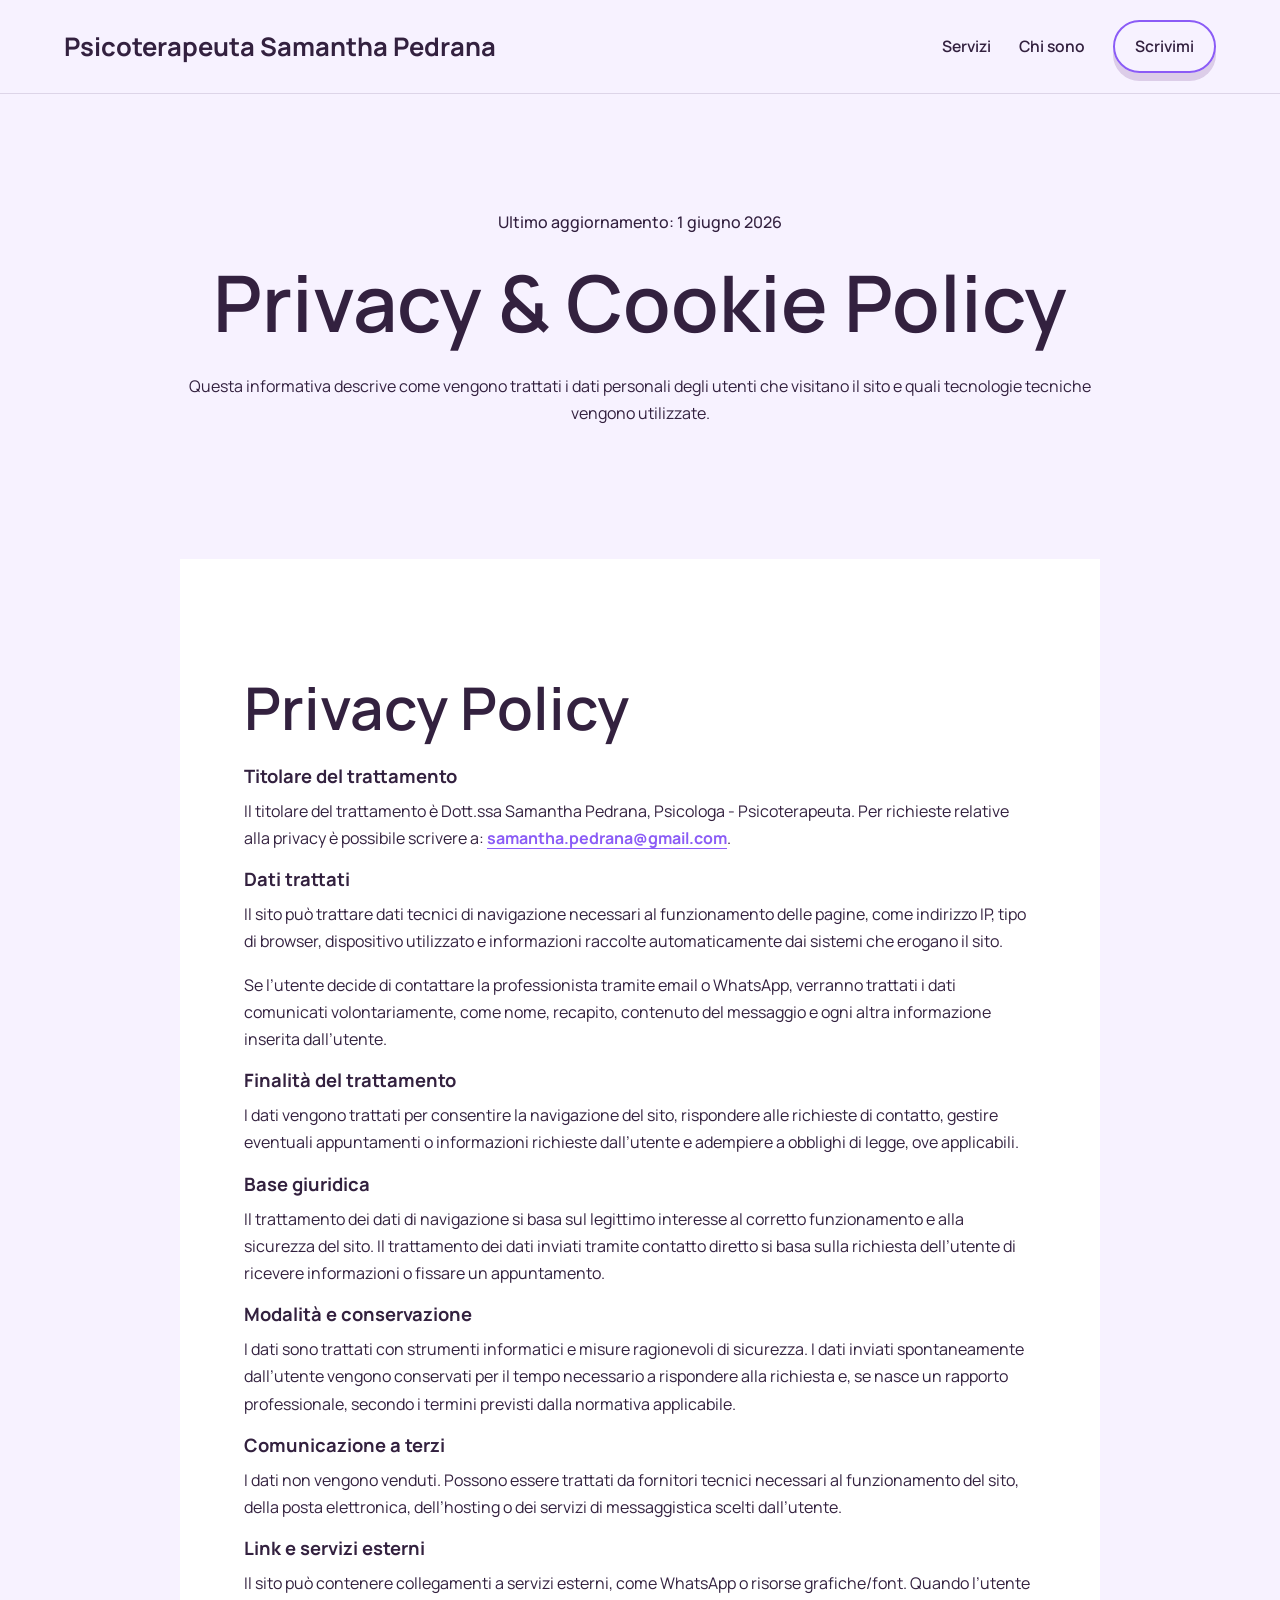
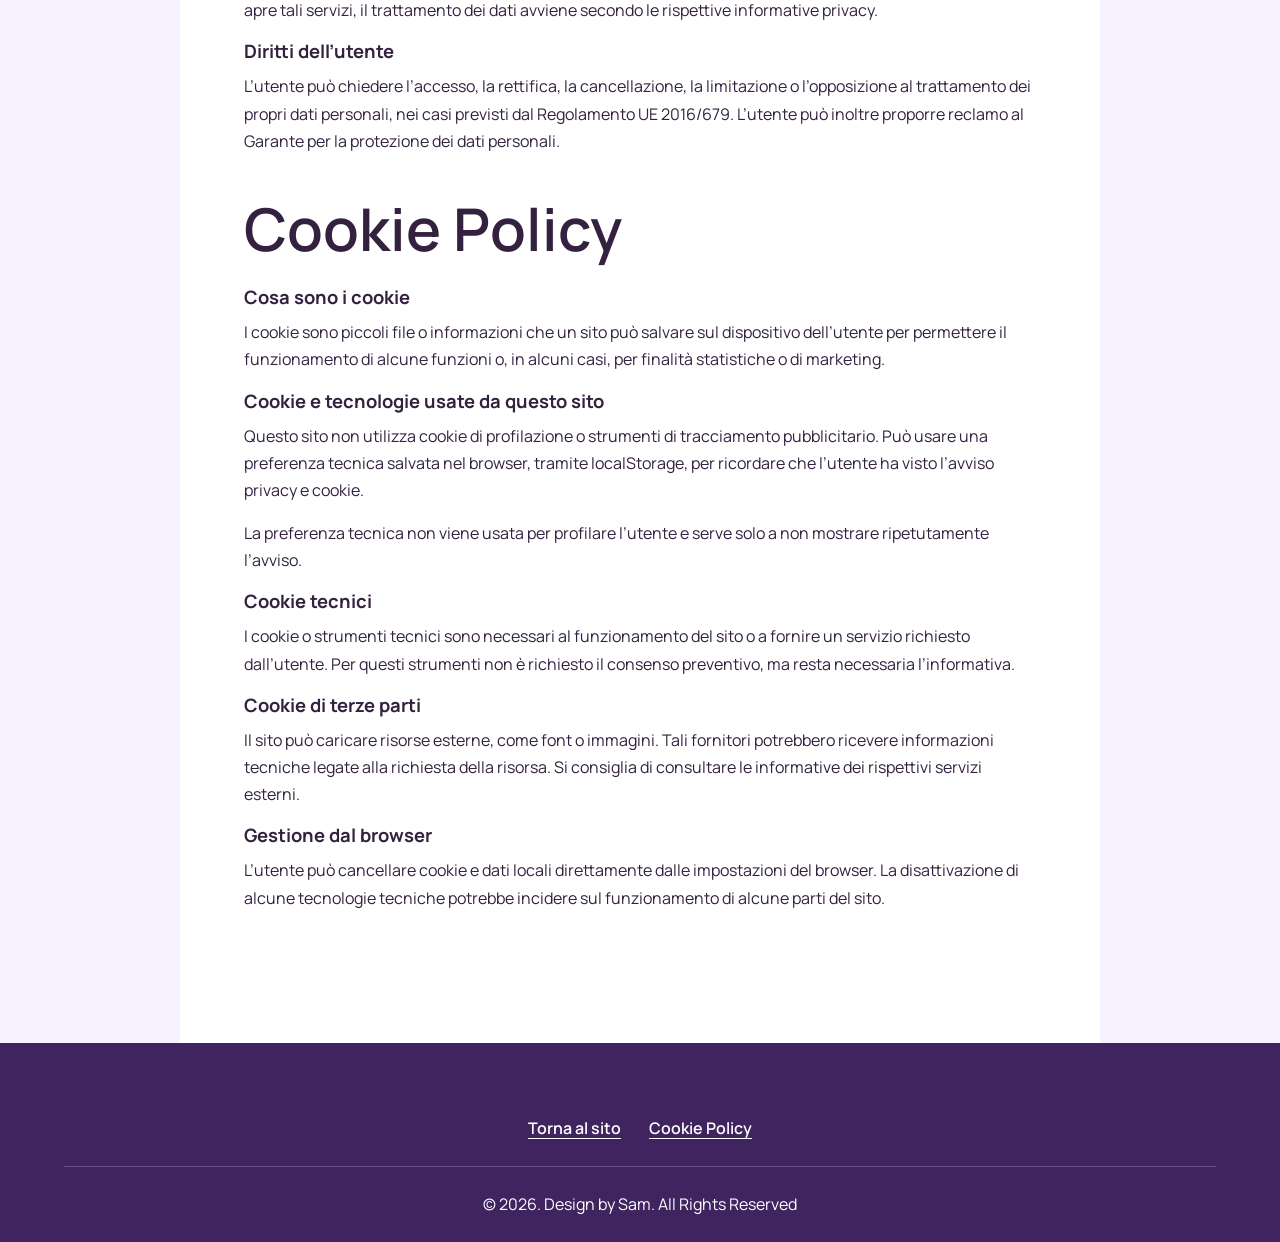
<file: privacy-cookie.html>
<!DOCTYPE html>
<html lang="it">
<head>
  <meta charset="UTF-8">
  <meta name="viewport" content="width=device-width, initial-scale=1.0">
   <meta name="robots" content="noindex, follow">
  <title>Privacy & Cookie Policy - Samantha Pedrana Psicoterapeuta</title>
  <link rel="canonical" href="https://samanthapedrana-png.github.io/psi/privacy-cookie.html">
  <link rel="preconnect" href="https://fonts.googleapis.com">
  <link rel="preconnect" href="https://fonts.gstatic.com" crossorigin>
  <link href="https://fonts.googleapis.com/css2?family=Manrope:wght@400;500;600;700&display=swap" rel="stylesheet">
  <link rel="stylesheet" href="styles.css">
</head>
<body>
  <header class="site-header">
    <a class="brand" href="index.html">Psicoterapeuta Samantha Pedrana</a>
    <nav class="desktop-nav" aria-label="Navigazione principale">
      <a href="index.html#services">Servizi</a>
      <a href="index.html#about">Chi sono</a>
      <a class="nav-cta" href="index.html#book">Scrivimi</a>
    </nav>
  </header>

  <main class="policy-page">
    <section class="policy-hero section-soft">
      <p class="eyebrow">Ultimo aggiornamento: 1 giugno 2026</p>
      <h1>Privacy & Cookie Policy</h1>
      <p>Questa informativa descrive come vengono trattati i dati personali degli utenti che visitano il sito e quali tecnologie tecniche vengono utilizzate.</p>
    </section>

    <section class="policy-content">
      <h2>Privacy Policy</h2>
      <h3>Titolare del trattamento</h3>
      <p>Il titolare del trattamento è Dott.ssa Samantha Pedrana, Psicologa - Psicoterapeuta. Per richieste relative alla privacy è possibile scrivere a: <a href="mailto:samantha.pedrana@gmail.com">samantha.pedrana@gmail.com</a>.</p>

      <h3>Dati trattati</h3>
      <p>Il sito può trattare dati tecnici di navigazione necessari al funzionamento delle pagine, come indirizzo IP, tipo di browser, dispositivo utilizzato e informazioni raccolte automaticamente dai sistemi che erogano il sito.</p>
      <p>Se l’utente decide di contattare la professionista tramite email o WhatsApp, verranno trattati i dati comunicati volontariamente, come nome, recapito, contenuto del messaggio e ogni altra informazione inserita dall’utente.</p>

      <h3>Finalità del trattamento</h3>
      <p>I dati vengono trattati per consentire la navigazione del sito, rispondere alle richieste di contatto, gestire eventuali appuntamenti o informazioni richieste dall’utente e adempiere a obblighi di legge, ove applicabili.</p>

      <h3>Base giuridica</h3>
      <p>Il trattamento dei dati di navigazione si basa sul legittimo interesse al corretto funzionamento e alla sicurezza del sito. Il trattamento dei dati inviati tramite contatto diretto si basa sulla richiesta dell’utente di ricevere informazioni o fissare un appuntamento.</p>

      <h3>Modalità e conservazione</h3>
      <p>I dati sono trattati con strumenti informatici e misure ragionevoli di sicurezza. I dati inviati spontaneamente dall’utente vengono conservati per il tempo necessario a rispondere alla richiesta e, se nasce un rapporto professionale, secondo i termini previsti dalla normativa applicabile.</p>

      <h3>Comunicazione a terzi</h3>
      <p>I dati non vengono venduti. Possono essere trattati da fornitori tecnici necessari al funzionamento del sito, della posta elettronica, dell’hosting o dei servizi di messaggistica scelti dall’utente.</p>

      <h3>Link e servizi esterni</h3>
      <p>Il sito può contenere collegamenti a servizi esterni, come WhatsApp o risorse grafiche/font. Quando l’utente apre tali servizi, il trattamento dei dati avviene secondo le rispettive informative privacy.</p>

      <h3>Diritti dell’utente</h3>
      <p>L’utente può chiedere l’accesso, la rettifica, la cancellazione, la limitazione o l’opposizione al trattamento dei propri dati personali, nei casi previsti dal Regolamento UE 2016/679. L’utente può inoltre proporre reclamo al Garante per la protezione dei dati personali.</p>

      <h2 id="cookie-policy">Cookie Policy</h2>
      <h3>Cosa sono i cookie</h3>
      <p>I cookie sono piccoli file o informazioni che un sito può salvare sul dispositivo dell’utente per permettere il funzionamento di alcune funzioni o, in alcuni casi, per finalità statistiche o di marketing.</p>

      <h3>Cookie e tecnologie usate da questo sito</h3>
      <p>Questo sito non utilizza cookie di profilazione o strumenti di tracciamento pubblicitario. Può usare una preferenza tecnica salvata nel browser, tramite localStorage, per ricordare che l’utente ha visto l’avviso privacy e cookie.</p>
      <p>La preferenza tecnica non viene usata per profilare l’utente e serve solo a non mostrare ripetutamente l’avviso.</p>

      <h3>Cookie tecnici</h3>
      <p>I cookie o strumenti tecnici sono necessari al funzionamento del sito o a fornire un servizio richiesto dall’utente. Per questi strumenti non è richiesto il consenso preventivo, ma resta necessaria l’informativa.</p>

      <h3>Cookie di terze parti</h3>
      <p>Il sito può caricare risorse esterne, come font o immagini. Tali fornitori potrebbero ricevere informazioni tecniche legate alla richiesta della risorsa. Si consiglia di consultare le informative dei rispettivi servizi esterni.</p>

      <h3>Gestione dal browser</h3>
      <p>L’utente può cancellare cookie e dati locali direttamente dalle impostazioni del browser. La disattivazione di alcune tecnologie tecniche potrebbe incidere sul funzionamento di alcune parti del sito.</p>
    </section>
  </main>

  <footer class="site-footer">
    <div class="legal-links">
      <a href="index.html">Torna al sito</a>
      <a href="#cookie-policy">Cookie Policy</a>
    </div>
    <p class="copyright">© 2026. Design by Sam. All Rights Reserved</p>
  </footer>
</body>
</html>
</file>
<file: styles.css>
:root {
  --ink: #33213f;
  --deep: #3f245f;
  --teal: #8b5cf6;
  --button shadow: #5b2ebf;
  --soft: #f7f2ff;
  --warm: #fff5fb;
  --line: rgba(63, 36, 95, 0.14);
  --white: #ffffff;
}

* {
  box-sizing: border-box;
}

html {
  scroll-behavior: smooth;
}

body {
  margin: 0;
  background: var(--soft);
  color: var(--ink);
  font-family: "Manrope", Arial, sans-serif;
  font-size: 16px;
  line-height: 1.7;
}

a {
  color: inherit;
  text-decoration: none;
}

img {
  display: block;
  max-width: 100%;
}

.site-header {
  position: sticky;
  top: 0;
  z-index: 20;
  display: flex;
  align-items: center;
  justify-content: space-between;
  min-height: 86px;
  padding: 20px clamp(20px, 5vw, 64px);
  background: rgba(247, 242, 255, 0.94);
  border-bottom: 1px solid var(--line);
  backdrop-filter: blur(14px);
}

.brand {
  font-size: clamp(1.3rem, 2vw, 1.75rem);
  font-weight: 700;
}

.desktop-nav {
  display: flex;
  align-items: center;
  gap: 28px;
  font-size: 0.98rem;
  font-weight: 600;
}

.nav-cta,
.button {
  border: 2px solid var(--teal);
  border-radius: 999px;
  box-shadow: 0 8px 0 #DCCDE8;
  transition: transform 180ms ease, box-shadow 180ms ease, background 180ms ease;
}

.nav-cta {
  padding: 11px 20px;
}

.button {
  display: inline-flex;
  align-items: center;
  justify-content: center;
  min-height: 58px;
  padding: 14px 32px;
  font-weight: 700;
}

.button:hover,
.nav-cta:hover {
  transform: translateY(3px);
  box-shadow: 0 5px 0 #DCCDE8;
}

.button-primary {
  color: var(--white);
  background: var(--teal);
}

.button-outline {
  color: var(--ink);
  background: transparent;
}

.button-light {
  color: var(--teal);
  background: var(--soft);
}

.menu-toggle,
.menu-close {
  display: none;
  border: 1px solid var(--ink);
  background: transparent;
  color: var(--ink);
  cursor: pointer;
}

.menu-toggle {
  width: 44px;
  height: 44px;
  border-radius: 50%;
  place-items: center;
}

.menu-toggle span {
  display: block;
  width: 18px;
  height: 1px;
  margin: 3px auto;
  background: var(--ink);
}

.mobile-menu {
  position: fixed;
  inset: 0;
  z-index: 30;
  display: grid;
  place-content: center;
  gap: 22px;
  background: var(--deep);
  color: var(--white);
  font-size: 2rem;
  font-weight: 700;
  opacity: 0;
  pointer-events: none;
  transform: translateY(-10px);
  transition: opacity 220ms ease, transform 220ms ease;
}

.mobile-menu.open {
  opacity: 1;
  pointer-events: auto;
  transform: translateY(0);
}

.menu-close {
  position: absolute;
  top: 24px;
  right: 24px;
  width: 46px;
  height: 46px;
  border-color: rgba(255, 255, 255, 0.75);
  border-radius: 50%;
  color: var(--white);
  font-size: 2rem;
  line-height: 1;
}

section {
  padding: clamp(70px, 9vw, 130px) clamp(18px, 5vw, 80px);
}

.section-soft {
  background: var(--soft);
}

.hero {
  padding-top: clamp(58px, 9vw, 110px);
  text-align: center;
}

.hero-content {
  max-width: 870px;
  margin: 0 auto 54px;
}

h1,
h2,
h3,
p {
  margin-top: 0;
}

h1,
h2 {
  line-height: 1.14;
  font-weight: 600;
}

h1 {
  margin-bottom: 26px;
  font-size: clamp(2.35rem, 6.1vw, 5.25rem);
}

h2 {
  margin-bottom: 24px;
  font-size: clamp(2rem, 4.6vw, 4.2rem);
}

h3 {
  font-size: clamp(1.25rem, 2vw, 1.75rem);
  line-height: 1.25;
}

.hero p,
.section-copy p {
  max-width: 820px;
  margin: 0 auto;
  font-size: clamp(1.02rem, 1.7vw, 1.32rem);
  font-weight: 500;
}
.hero .language-note {
  max-width: 680px;
  margin-top: 22px;
  font-size: clamp(0.75rem, 1.3vw, 1.05rem);
  font-style: italic;
  opacity: 0.78;
}
.actions {
  display: flex;
  flex-wrap: wrap;
  justify-content: center;
  gap: 18px;
  margin-top: 36px;
}

.hero-image,
.therapy-block img,
.about img,
.about-detail img,
.booking img,
.service-grid img {
  width: 100%;
  border-radius: clamp(28px, 5vw, 56px);
  object-fit: cover;
}

.hero-image {
  max-width: 1120px;
  height: clamp(300px, 52vw, 620px);
  margin: 0 auto;
}

.services,
.testimonial,
.site-footer {
  background: var(--deep);
  color: var(--white);
}

.section-copy {
  max-width: 930px;
  margin: 0 auto clamp(52px, 7vw, 84px);
  text-align: center;
}

.service-grid {
  display: grid;
  grid-template-columns: repeat(3, minmax(0, 1fr));
  gap: 32px;
}

.service-grid article {
  text-align: center;
}

.service-grid img {
  height: 360px;
  margin-bottom: 26px;
}

.service-grid p {
  margin-bottom: 0;
}
.profile-timeline {
  display: grid;
  gap: 22px;
  margin-top: 28px;
}

.profile-timeline article {
  border-left: 2px solid var(--teal);
  padding: 4px 0 4px 22px;
}

.profile-timeline h3 {
  margin-bottom: 6px;
}

.profile-timeline p {
  margin-bottom: 0;
}
/* Nasconde il triangolino dei summary */
details > summary {
  list-style: none;
  cursor: pointer;
}

details > summary::-webkit-details-marker {
  display: none !important;
}

details > summary::marker {
  content: "";
  display: none;
}
.therapy-block,
.about,
.about-detail,
.booking {
  display: grid;
  grid-template-columns: minmax(0, 1fr) minmax(0, 1fr);
  align-items: center;
  gap: clamp(38px, 6vw, 86px);
}

.therapy-block.reverse img {
  order: 2;
}

.therapy-block img,
.about img,
.about-detail img,
.booking img {
  height: clamp(340px, 42vw, 620px);
}

.eyebrow {
  margin-bottom: 22px;
  font-weight: 500;
}

.therapy-block ul {
  display: grid;
  gap: 12px;
  padding: 0;
  margin: 28px 0 0;
  list-style: none;
  font-weight: 600;
}

.therapy-block li {
  position: relative;
  padding-left: 34px;
}

.therapy-block li::before {
  position: absolute;
  left: 0;
  top: 0.28em;
  display: grid;
  place-items: center;
  width: 22px;
  height: 22px;
  content: "›";
  border-radius: 50%;
  background: var(--deep);
  color: var(--white);
  font-weight: 700;
  line-height: 1;
}

.review-spacer {
  min-height: clamp(180px, 22vw, 300px);
  padding: 0;
}

cite {
  font-style: normal;
  font-weight: 600;
}

.about p {
  margin-bottom: 20px;
}

.about-detail {
  background: var(--warm);
}

.about-detail p {
  margin-bottom: 20px;
}

.booking {
  background: var(--warm);
}

.booking .actions {
  justify-content: flex-start;
}

.experience img,
.about-detail img {
  height: clamp(340px, 42vw, 620px);

}
.site-footer {
  padding: 72px clamp(18px, 5vw, 80px) 0;
}

.footer-grid {
  display: grid;
  grid-template-columns: minmax(0, 1fr) minmax(300px, 0.9fr);
  gap: 60px;
  max-width: 1180px;
  margin: 0 auto 54px;
}

.footer-grid h2 {
  font-size: clamp(1.7rem, 3vw, 2.45rem);
}

.socials {
  display: flex;
  gap: 14px;
  margin-top: 20px;
}

.socials a {
  display: grid;
  place-items: center;
  width: 30px;
  height: 30px;
  border-radius: 50%;
  background: var(--soft);
  color: var(--deep);
  font-size: 0.88rem;
  font-weight: 800;
}

form label {
  display: block;
  margin-bottom: 18px;
  font-size: clamp(1.5rem, 3vw, 2.2rem);
  font-weight: 500;
}

input {
  width: 100%;
  min-height: 62px;
  padding: 0 26px;
  border: 0;
  border-radius: 999px;
  background: var(--soft);
  color: var(--ink);
  font: inherit;
}

form .button {
  margin: 28px auto 22px;
}

.copyright {
  margin: 0;
  padding: 24px;
  border-top: 1px solid rgba(255, 255, 255, 0.2);
  text-align: center;
}

.copyright a {
  text-decoration: underline;
}
.legal-links {
  display: flex;
  flex-wrap: wrap;
  justify-content: center;
  gap: 16px 28px;
  max-width: 1180px;
  margin: 0 auto;
  padding: 0 24px 24px;
  font-weight: 600;
}

.legal-links a {
  text-decoration: underline;
  text-underline-offset: 4px;
}

.policy-page {
  background: var(--soft);
}

.policy-hero {
  max-width: 1080px;
  margin: 0 auto;
  text-align: center;
}

.policy-content {
  max-width: 920px;
  margin: 0 auto;
  background: var(--white);
}

.policy-content h2 {
  margin-top: 40px;
}

.policy-content h2:first-child {
  margin-top: 0;
}

.policy-content h3 {
  margin-bottom: 10px;
  font-size: 1.15rem;
}

.policy-content a {
  color: var(--teal);
  font-weight: 700;
  text-decoration: underline;
  text-underline-offset: 4px;
}

.cookie-banner {
  position: fixed;
  right: clamp(16px, 4vw, 36px);
  bottom: clamp(16px, 4vw, 36px);
  left: clamp(16px, 4vw, 36px);
  z-index: 40;
  display: grid;
  grid-template-columns: minmax(0, 1fr) auto;
  align-items: center;
  gap: 22px;
  max-width: 980px;
  margin: 0 auto;
  padding: 22px;
  border: 1px solid var(--line);
  border-radius: 28px;
  background: var(--white);
  box-shadow: 0 18px 50px rgba(51, 33, 63, 0.18);
}

.cookie-banner[hidden] {
  display: none;
}

.cookie-banner h2 {
  margin-bottom: 6px;
  font-size: 1.25rem;
}

.cookie-banner p {
  margin-bottom: 0;
  line-height: 1.5;
}

.cookie-actions {
  display: flex;
  gap: 12px;
}

.cookie-actions .button {
  min-height: 48px;
  padding: 10px 22px;
}

@media (max-width: 880px) {
  .desktop-nav {
    display: none;
  }

  .menu-toggle,
  .menu-close {
    display: grid;
  }

  .service-grid,
  .therapy-block,
  .about,
  .about-detail,
  .booking,
  .footer-grid {
    grid-template-columns: 1fr;
  }

  .therapy-block.reverse img {
    order: 0;
  }

  .service-grid img {
    height: clamp(280px, 65vw, 450px);
  }

}

@media (max-width: 560px) {
  body {
    font-size: 15px;
  }

  .site-header {
    min-height: 72px;
  }

  .actions,
  .booking .actions {
    align-items: stretch;
    flex-direction: column;
  }

  .button {
    width: 100%;
  }
  }

  .mobile-menu {
    font-size: 1.55rem;
  }
}
```css
/* =========================================================
   FORMAZIONE
   ========================================================= */

.formazione-section {
  background: var(--soft);
}

.formazione-intro {
  max-width: 780px;
  margin: 0 auto 60px;
  text-align: center;
}

.formazione-intro .eyebrow {
  color: var(--teal);
}

.formazione-intro h2 {
  margin-bottom: 20px;
}

.formazione-intro > p:last-child {
  max-width: 700px;
  margin-right: auto;
  margin-left: auto;
}


/* ---------------------------------------------------------
   ELENCO ANNI
   --------------------------------------------------------- */

.formazione-list {
  display: grid;
  gap: 18px;
  max-width: 900px;
  margin: 0 auto;
}


/* ---------------------------------------------------------
   SINGOLO ANNO
   --------------------------------------------------------- */

.formazione-year {
  overflow: hidden;
  border: 1px solid var(--line);
  border-radius: 28px;
  background: var(--white);
  box-shadow: 0 8px 24px rgba(63, 36, 95, 0.05);
}


/* ---------------------------------------------------------
   INTESTAZIONE
   --------------------------------------------------------- */

.formazione-year > summary {
  display: grid;
  grid-template-columns: 100px minmax(0, 1fr) 42px;
  align-items: center;
  gap: 20px;

  min-height: 92px;
  padding: 18px 28px;

  color: var(--ink);
  cursor: pointer;
  transition: background 180ms ease;
}

.formazione-year > summary:hover {
  background: var(--soft);
}

.formazione-year > summary:focus-visible {
  outline: 3px solid rgba(139, 92, 246, 0.3);
  outline-offset: -3px;
}


/* ---------------------------------------------------------
   ANNO
   --------------------------------------------------------- */

.formazione-year-number {
  color: var(--teal);
  font-size: 1.65rem;
  font-weight: 700;
}


/* ---------------------------------------------------------
   TITOLO
   --------------------------------------------------------- */

.formazione-year-title {
  font-size: 1rem;
  font-weight: 700;
  line-height: 1.4;
}


/* ---------------------------------------------------------
   PULSANTE +
   --------------------------------------------------------- */

.formazione-toggle {
  display: grid;
  place-items: center;

  width: 36px;
  height: 36px;

  border: 2px solid var(--teal);
  border-radius: 50%;

  color: var(--teal);
  font-size: 1.35rem;
  font-weight: 400;
  line-height: 1;

  transition:
    transform 180ms ease,
    background 180ms ease,
    color 180ms ease;
}

.formazione-year[open] .formazione-toggle {
  transform: rotate(45deg);
  background: var(--teal);
  color: var(--white);
}


/* ---------------------------------------------------------
   CONTENUTO
   --------------------------------------------------------- */

.formazione-content {
  padding: 0 28px 28px;
}

.formazione-content-inner {
  display: grid;
  gap: 16px;
  padding-top: 4px;
}


/* ---------------------------------------------------------
   SINGOLO ELEMENTO FORMATIVO
   --------------------------------------------------------- */

.formazione-item {
  padding: 25px 26px;
  border: 1px solid var(--line);
  border-radius: 22px;
  background: var(--soft);
}

.formazione-item.featured {
  background: var(--warm);
  border-color: rgba(139, 92, 246, 0.25);
}

.formazione-item-type {
  display: block;
  margin-bottom: 8px;

  color: var(--teal);
  font-size: 0.72rem;
  font-weight: 800;
  letter-spacing: 0.13em;
  text-transform: uppercase;
}

.formazione-item h3 {
  margin-bottom: 8px;
}

.formazione-item .ente {
  margin-bottom: 10px;
  color: var(--deep);
  font-weight: 700;
}

.formazione-item p:last-child {
  margin-bottom: 0;
}


/* ---------------------------------------------------------
   NOTA FINALE
   --------------------------------------------------------- */

.formazione-note {
  max-width: 700px;
  margin: 60px auto 0;
  text-align: center;
}

.formazione-note p {
  margin-bottom: 0;
  font-style: italic;
}


/* ---------------------------------------------------------
   MOBILE
   --------------------------------------------------------- */

@media (max-width: 600px) {

  .formazione-intro {
    margin-bottom: 40px;
  }

  .formazione-list {
    gap: 14px;
  }

  .formazione-year {
    border-radius: 22px;
  }

  .formazione-year > summary {
    grid-template-columns: 65px minmax(0, 1fr) 36px;
    gap: 12px;
    min-height: 78px;
    padding: 15px 18px;
  }

  .formazione-year-number {
    font-size: 1.35rem;
  }

  .formazione-year-title {
    font-size: 0.9rem;
    line-height: 1.35;
  }

  .formazione-toggle {
    width: 32px;
    height: 32px;
    font-size: 1.15rem;
  }

  .formazione-content {
    padding: 0 18px 18px;
  }

  .formazione-item {
    padding: 20px;
    border-radius: 18px;
  }

  .formazione-item h3 {
    font-size: 1.2rem;
  }

  .formazione-note {
    margin-top: 45px;
  }

}
```css
/* =========================================================
   FORMAZIONE
   ========================================================= */

.formazione-section {
  background: var(--soft);
}

.formazione-intro {
  max-width: 780px;
  margin: 0 auto 60px;
  text-align: center;
}

.formazione-intro .eyebrow {
  color: var(--teal);
}

.formazione-intro h2 {
  margin-bottom: 20px;
}

.formazione-intro > p:last-child {
  max-width: 700px;
  margin-right: auto;
  margin-left: auto;
}


/* ---------------------------------------------------------
   ELENCO ANNI
   --------------------------------------------------------- */

.formazione-list {
  display: grid;
  gap: 18px;
  max-width: 900px;
  margin: 0 auto;
}


/* ---------------------------------------------------------
   SINGOLO ANNO
   --------------------------------------------------------- */

.formazione-year {
  overflow: hidden;
  border: 1px solid var(--line);
  border-radius: 28px;
  background: var(--white);
  box-shadow: 0 8px 24px rgba(63, 36, 95, 0.05);
}


/* ---------------------------------------------------------
   INTESTAZIONE
   --------------------------------------------------------- */

.formazione-year > summary {
  display: grid;
  grid-template-columns: 100px minmax(0, 1fr) 42px;
  align-items: center;
  gap: 20px;

  min-height: 92px;
  padding: 18px 28px;

  color: var(--ink);
  cursor: pointer;
  transition: background 180ms ease;
}

.formazione-year > summary:hover {
  background: var(--soft);
}

.formazione-year > summary:focus-visible {
  outline: 3px solid rgba(139, 92, 246, 0.3);
  outline-offset: -3px;
}


/* ---------------------------------------------------------
   ANNO
   --------------------------------------------------------- */

.formazione-year-number {
  color: var(--teal);
  font-size: 1.65rem;
  font-weight: 700;
}


/* ---------------------------------------------------------
   TITOLO
   --------------------------------------------------------- */

.formazione-year-title {
  font-size: 1rem;
  font-weight: 700;
  line-height: 1.4;
}


/* ---------------------------------------------------------
   PULSANTE +
   --------------------------------------------------------- */

.formazione-toggle {
  display: grid;
  place-items: center;

  width: 36px;
  height: 36px;

  border: 2px solid var(--teal);
  border-radius: 50%;

  color: var(--teal);
  font-size: 1.35rem;
  font-weight: 400;
  line-height: 1;

  transition:
    transform 180ms ease,
    background 180ms ease,
    color 180ms ease;
}

.formazione-year[open] .formazione-toggle {
  transform: rotate(45deg);
  background: var(--teal);
  color: var(--white);
}


/* ---------------------------------------------------------
   CONTENUTO
   --------------------------------------------------------- */

.formazione-content {
  padding: 0 28px 28px;
}

.formazione-content-inner {
  display: grid;
  gap: 16px;
  padding-top: 4px;
}


/* ---------------------------------------------------------
   SINGOLO ELEMENTO FORMATIVO
   --------------------------------------------------------- */

.formazione-item {
  padding: 25px 26px;
  border: 1px solid var(--line);
  border-radius: 22px;
  background: var(--soft);
}

.formazione-item.featured {
  background: var(--warm);
  border-color: rgba(139, 92, 246, 0.25);
}

.formazione-item-type {
  display: block;
  margin-bottom: 8px;

  color: var(--teal);
  font-size: 0.72rem;
  font-weight: 800;
  letter-spacing: 0.13em;
  text-transform: uppercase;
}

.formazione-item h3 {
  margin-bottom: 8px;
}

.formazione-item .ente {
  margin-bottom: 10px;
  color: var(--deep);
  font-weight: 700;
}

.formazione-item p:last-child {
  margin-bottom: 0;
}


/* ---------------------------------------------------------
   NOTA FINALE
   --------------------------------------------------------- */

.formazione-note {
  max-width: 700px;
  margin: 60px auto 0;
  text-align: center;
}

.formazione-note p {
  margin-bottom: 0;
  font-style: italic;
}


/* ---------------------------------------------------------
   MOBILE
   --------------------------------------------------------- */

@media (max-width: 600px) {

  .formazione-intro {
    margin-bottom: 40px;
  }

  .formazione-list {
    gap: 14px;
  }

  .formazione-year {
    border-radius: 22px;
  }

  .formazione-year > summary {
    grid-template-columns: 65px minmax(0, 1fr) 36px;
    gap: 12px;
    min-height: 78px;
    padding: 15px 18px;
  }

  .formazione-year-number {
    font-size: 1.35rem;
  }

  .formazione-year-title {
    font-size: 0.9rem;
    line-height: 1.35;
  }

  .formazione-toggle {
    width: 32px;
    height: 32px;
    font-size: 1.15rem;
  }

  .formazione-content {
    padding: 0 18px 18px;
  }

  .formazione-item {
    padding: 20px;
    border-radius: 18px;
  }

  .formazione-item h3 {
    font-size: 1.2rem;
  }

  .formazione-note {
    margin-top: 45px;
  }

}
/* ========================================================= FORMAZIONE ========================================================= */ .formazione-section { background: var(--soft); } .formazione-intro { max-width: 780px; margin: 0 auto 60px; text-align: center; } .formazione-intro .eyebrow { color: var(--teal); } .formazione-intro h2 { margin-bottom: 20px; } .formazione-intro > p:last-child { max-width: 700px; margin-right: auto; margin-left: auto; } /* --------------------------------------------------------- ELENCO ANNI --------------------------------------------------------- */ .formazione-list { display: grid; gap: 18px; max-width: 900px; margin: 0 auto; } /* --------------------------------------------------------- SINGOLO ANNO --------------------------------------------------------- */ .formazione-year { overflow: hidden; border: 1px solid var(--line); border-radius: 28px; background: var(--white); box-shadow: 0 8px 24px rgba(63, 36, 95, 0.05); } /* --------------------------------------------------------- INTESTAZIONE --------------------------------------------------------- */ .formazione-year > summary { display: grid; grid-template-columns: 100px minmax(0, 1fr) 42px; align-items: center; gap: 20px; min-height: 92px; padding: 18px 28px; color: var(--ink); cursor: pointer; transition: background 180ms ease; } .formazione-year > summary:hover { background: var(--soft); } .formazione-year > summary:focus-visible { outline: 3px solid rgba(139, 92, 246, 0.3); outline-offset: -3px; } /* --------------------------------------------------------- ANNO --------------------------------------------------------- */ .formazione-year-number { color: var(--teal); font-size: 1.65rem; font-weight: 700; } /* --------------------------------------------------------- TITOLO --------------------------------------------------------- */ .formazione-year-title { font-size: 1rem; font-weight: 700; line-height: 1.4; } /* --------------------------------------------------------- PULSANTE + --------------------------------------------------------- */ .formazione-toggle { display: grid; place-items: center; width: 36px; height: 36px; border: 2px solid var(--teal); border-radius: 50%; color: var(--teal); font-size: 1.35rem; font-weight: 400; line-height: 1; transition: transform 180ms ease, background 180ms ease, color 180ms ease; } .formazione-year[open] .formazione-toggle { transform: rotate(45deg); background: var(--teal); color: var(--white); } /* --------------------------------------------------------- CONTENUTO --------------------------------------------------------- */ .formazione-content { padding: 0 28px 28px; } .formazione-content-inner { display: grid; gap: 16px; padding-top: 4px; } /* --------------------------------------------------------- SINGOLO ELEMENTO FORMATIVO --------------------------------------------------------- */ .formazione-item { padding: 25px 26px; border: 1px solid var(--line); border-radius: 22px; background: var(--soft); } .formazione-item.featured { background: var(--warm); border-color: rgba(139, 92, 246, 0.25); } .formazione-item-type { display: block; margin-bottom: 8px; color: var(--teal); font-size: 0.72rem; font-weight: 800; letter-spacing: 0.13em; text-transform: uppercase; } .formazione-item h3 { margin-bottom: 8px; } .formazione-item .ente { margin-bottom: 10px; color: var(--deep); font-weight: 700; } .formazione-item p:last-child { margin-bottom: 0; } /* --------------------------------------------------------- NOTA FINALE --------------------------------------------------------- */ .formazione-note { max-width: 700px; margin: 60px auto 0; text-align: center; } .formazione-note p { margin-bottom: 0; font-style: italic; } /* --------------------------------------------------------- MOBILE --------------------------------------------------------- */ @media (max-width: 600px) { .formazione-intro { margin-bottom: 40px; } .formazione-list { gap: 14px; } .formazione-year { border-radius: 22px; } .formazione-year > summary { grid-template-columns: 65px minmax(0, 1fr) 36px; gap: 12px; min-height: 78px; padding: 15px 18px; } .formazione-year-number { font-size: 1.35rem; } .formazione-year-title { font-size: 0.9rem; line-height: 1.35; } .formazione-toggle { width: 32px; height: 32px; font-size: 1.15rem; } .formazione-content { padding: 0 18px 18px; } .formazione-item { padding: 20px; border-radius: 18px; } .formazione-item h3 { font-size: 1.2rem; } .formazione-note { margin-top: 45px; } }


*****hamburger
.nav-hamburger {
  margin: 0; 
  width: 2em;
  height: 1.5em;
  position: absolute;
z-index: 110;
top: 10%;
left: 10%;
  transform: rotate (0deg);
  transition: all 0.35s cubic.bezier(.215, .61, .355, 1);
 }
.nav-hamburger {
  left: 0;
  widtg: 100%;
  height: 2px
  display: block;
  position: absolute;
  background: white
  background-repeat: 10 px;
  transition: all 0.35s cubic.bezier(.215, .61, .355, 1);
  }
.nav-hamburger span:nth-child(1){
top:0;
width: 100%;
 }
.nav-hamburger span:nth-child(2),
.nav-hamburger span:nth-child(3){
top:10px;
width: 35%;
 }
.nav-hamburger span:nth-child(4){
top:20px;
width: 65%;
 }
.open .nav-hamburger{
transform: rotate (180deg);
 }
.open .nav-haburger span:nth-child(1){
top: 2em;
width:0;
}
.open .nav-haburger span:nth-child(2){
transform: rotate(45deg);
width:100%;
}
.open .nav-haburger span:nth-child(3){
transform: rotate(-45deg);
width:100%
}
.open .nav-haburger span:nth-child(4){
top: 18px;
width:0%
  left:50%;
}
</file>
